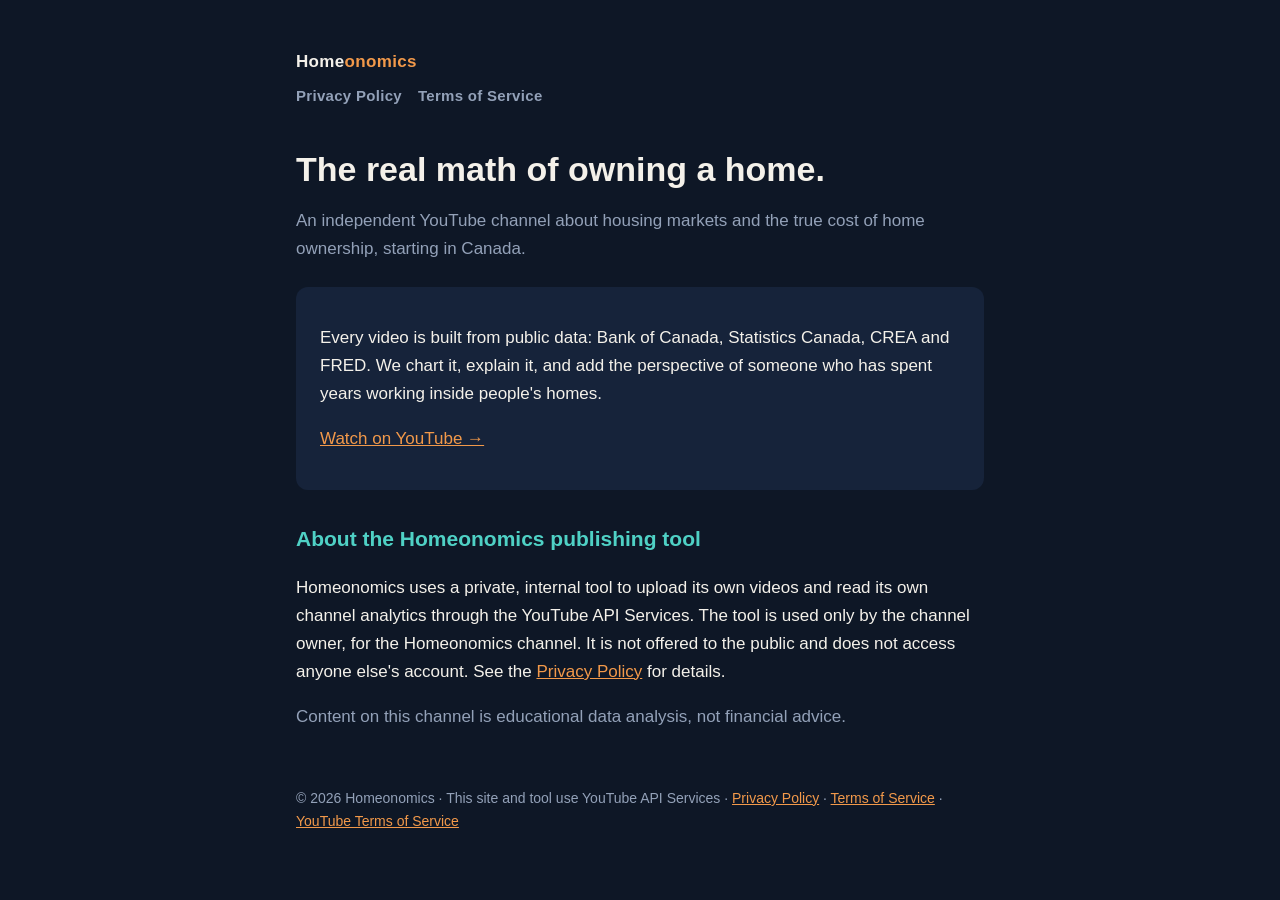
<file: index.html>
<!doctype html>
<html lang="en">
<head>
<meta charset="utf-8">
<meta name="viewport" content="width=device-width, initial-scale=1">
<title>Homeonomics</title>
<meta name="description" content="Homeonomics: the real math of owning a home, explained with data.">
<link rel="stylesheet" href="style.css">
</head>
<body>
<main>
<header>
  <a href="./">Home<span>onomics</span></a>
  <nav><a href="privacy.html">Privacy Policy</a><a href="terms.html">Terms of Service</a></nav>
</header>

<h1>The real math of owning a home.</h1>
<p class="muted">An independent YouTube channel about housing markets and the true cost of home ownership, starting in Canada.</p>

<div class="card">
  <p>Every video is built from public data: Bank of Canada, Statistics Canada, CREA and FRED. We chart it, explain it, and add the perspective of someone who has spent years working inside people's homes.</p>
  <p><a href="https://www.youtube.com/@Homeonomics">Watch on YouTube →</a></p>
</div>

<h2>About the Homeonomics publishing tool</h2>
<p>Homeonomics uses a private, internal tool to upload its own videos and read its own channel analytics through the YouTube API Services. The tool is used only by the channel owner, for the Homeonomics channel. It is not offered to the public and does not access anyone else's account. See the <a href="privacy.html">Privacy Policy</a> for details.</p>

<p class="muted">Content on this channel is educational data analysis, not financial advice.</p>

<footer>© 2026 Homeonomics · This site and tool use YouTube API Services · <a href="privacy.html">Privacy Policy</a> · <a href="terms.html">Terms of Service</a> · <a href="https://www.youtube.com/t/terms">YouTube Terms of Service</a></footer>
</main>
</body>
</html>
</file>
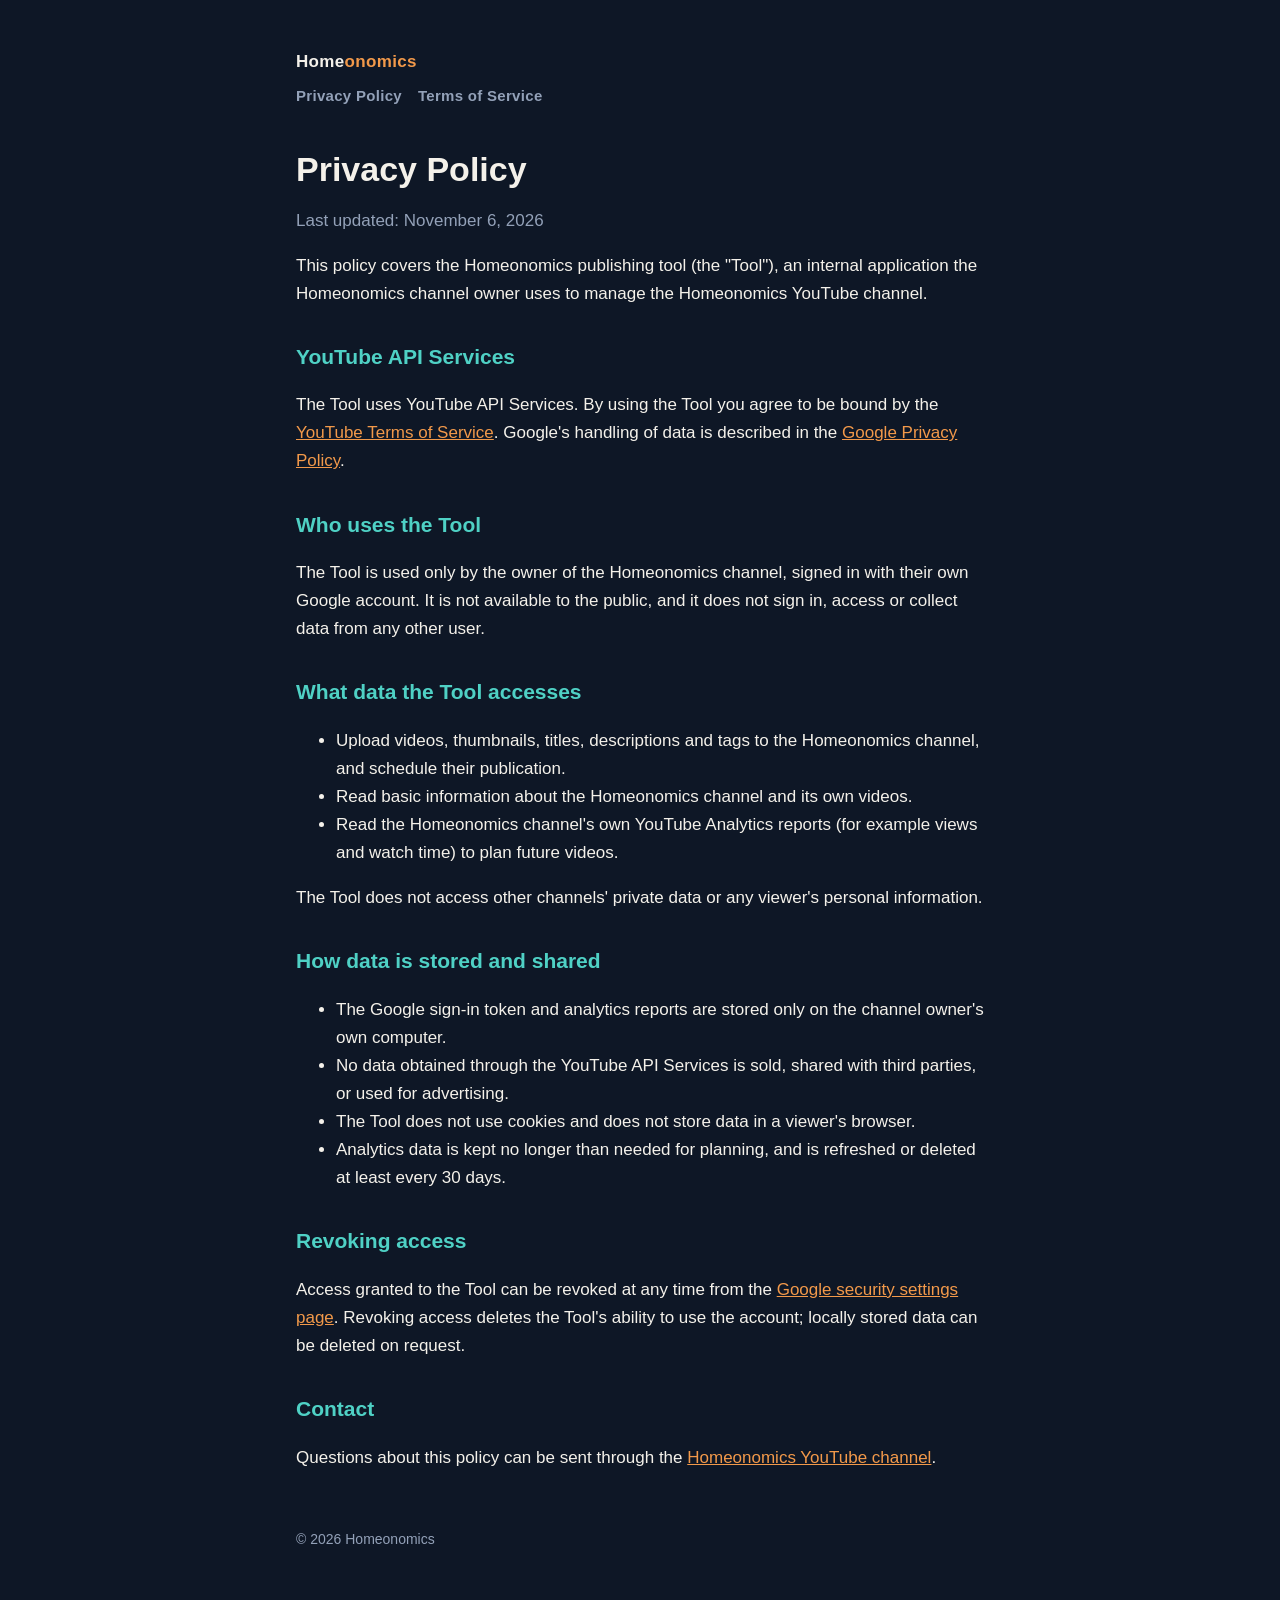
<file: privacy.html>
<!doctype html>
<html lang="en">
<head>
<meta charset="utf-8">
<meta name="viewport" content="width=device-width, initial-scale=1">
<title>Privacy Policy · Homeonomics</title>
<link rel="stylesheet" href="style.css">
</head>
<body>
<main>
<header>
  <a href="./">Home<span>onomics</span></a>
  <nav><a href="privacy.html">Privacy Policy</a><a href="terms.html">Terms of Service</a></nav>
</header>

<h1>Privacy Policy</h1>
<p class="muted">Last updated: November 6, 2026</p>

<p>This policy covers the Homeonomics publishing tool (the "Tool"), an internal application the Homeonomics channel owner uses to manage the Homeonomics YouTube channel.</p>

<h2>YouTube API Services</h2>
<p>The Tool uses YouTube API Services. By using the Tool you agree to be bound by the <a href="https://www.youtube.com/t/terms">YouTube Terms of Service</a>. Google's handling of data is described in the <a href="https://policies.google.com/privacy">Google Privacy Policy</a>.</p>

<h2>Who uses the Tool</h2>
<p>The Tool is used only by the owner of the Homeonomics channel, signed in with their own Google account. It is not available to the public, and it does not sign in, access or collect data from any other user.</p>

<h2>What data the Tool accesses</h2>
<ul>
  <li>Upload videos, thumbnails, titles, descriptions and tags to the Homeonomics channel, and schedule their publication.</li>
  <li>Read basic information about the Homeonomics channel and its own videos.</li>
  <li>Read the Homeonomics channel's own YouTube Analytics reports (for example views and watch time) to plan future videos.</li>
</ul>
<p>The Tool does not access other channels' private data or any viewer's personal information.</p>

<h2>How data is stored and shared</h2>
<ul>
  <li>The Google sign-in token and analytics reports are stored only on the channel owner's own computer.</li>
  <li>No data obtained through the YouTube API Services is sold, shared with third parties, or used for advertising.</li>
  <li>The Tool does not use cookies and does not store data in a viewer's browser.</li>
  <li>Analytics data is kept no longer than needed for planning, and is refreshed or deleted at least every 30 days.</li>
</ul>

<h2>Revoking access</h2>
<p>Access granted to the Tool can be revoked at any time from the <a href="https://security.google.com/settings/security/permissions">Google security settings page</a>. Revoking access deletes the Tool's ability to use the account; locally stored data can be deleted on request.</p>

<h2>Contact</h2>
<p>Questions about this policy can be sent through the <a href="https://www.youtube.com/@Homeonomics/about">Homeonomics YouTube channel</a>.</p>

<footer>© 2026 Homeonomics</footer>
</main>
</body>
</html>
</file>
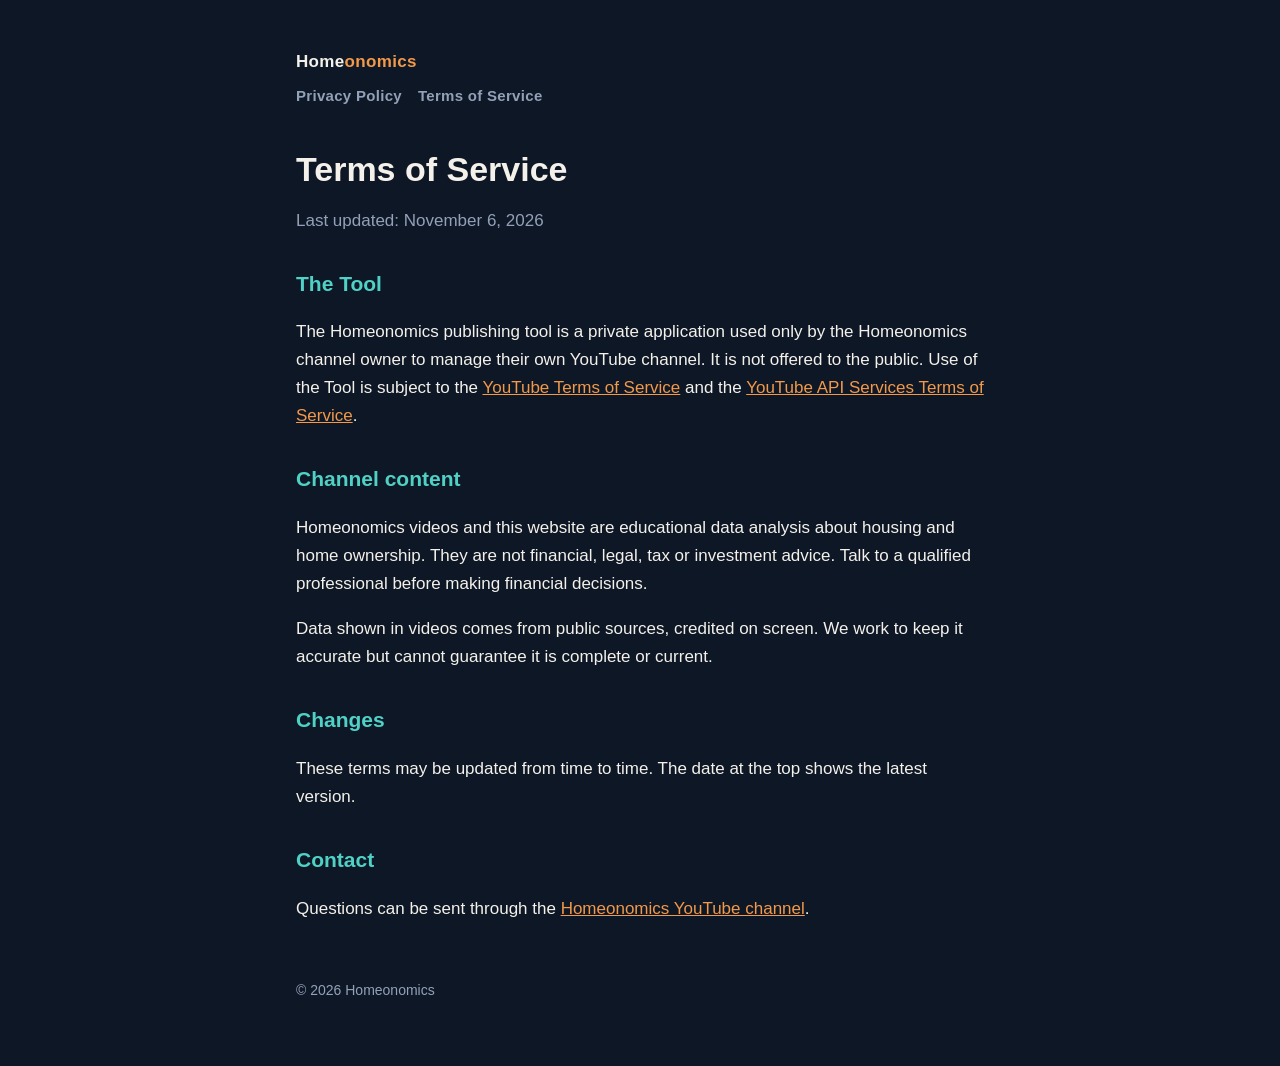
<file: terms.html>
<!doctype html>
<html lang="en">
<head>
<meta charset="utf-8">
<meta name="viewport" content="width=device-width, initial-scale=1">
<title>Terms of Service · Homeonomics</title>
<link rel="stylesheet" href="style.css">
</head>
<body>
<main>
<header>
  <a href="./">Home<span>onomics</span></a>
  <nav><a href="privacy.html">Privacy Policy</a><a href="terms.html">Terms of Service</a></nav>
</header>

<h1>Terms of Service</h1>
<p class="muted">Last updated: November 6, 2026</p>

<h2>The Tool</h2>
<p>The Homeonomics publishing tool is a private application used only by the Homeonomics channel owner to manage their own YouTube channel. It is not offered to the public. Use of the Tool is subject to the <a href="https://www.youtube.com/t/terms">YouTube Terms of Service</a> and the <a href="https://developers.google.com/youtube/terms/api-services-terms-of-service">YouTube API Services Terms of Service</a>.</p>

<h2>Channel content</h2>
<p>Homeonomics videos and this website are educational data analysis about housing and home ownership. They are not financial, legal, tax or investment advice. Talk to a qualified professional before making financial decisions.</p>
<p>Data shown in videos comes from public sources, credited on screen. We work to keep it accurate but cannot guarantee it is complete or current.</p>

<h2>Changes</h2>
<p>These terms may be updated from time to time. The date at the top shows the latest version.</p>

<h2>Contact</h2>
<p>Questions can be sent through the <a href="https://www.youtube.com/@Homeonomics/about">Homeonomics YouTube channel</a>.</p>

<footer>© 2026 Homeonomics</footer>
</main>
</body>
</html>
</file>
<file: style.css>
:root{--bg:#0E1726;--raised:#16233A;--text:#F4F1EA;--muted:#93A1B8;--primary:#F2994A;--secondary:#4FD1C5}
*{box-sizing:border-box}
body{margin:0;background:var(--bg);color:var(--text);font:17px/1.65 -apple-system,BlinkMacSystemFont,"Segoe UI",Roboto,sans-serif}
main{max-width:720px;margin:0 auto;padding:48px 16px 64px}
header a{color:var(--text);text-decoration:none;font-weight:700;letter-spacing:.02em}
header span{color:var(--primary)}
nav{margin-top:8px;font-size:15px}
nav a{color:var(--muted);margin-right:16px}
h1{font-size:34px;line-height:1.2;margin:40px 0 8px}
h2{font-size:21px;margin:32px 0 8px;color:var(--secondary)}
p,li{color:var(--text)}
.muted{color:var(--muted)}
a{color:var(--primary)}
.card{background:var(--raised);border-radius:12px;padding:20px 24px;margin:24px 0}
footer{margin-top:56px;font-size:14px;color:var(--muted)}
</file>
